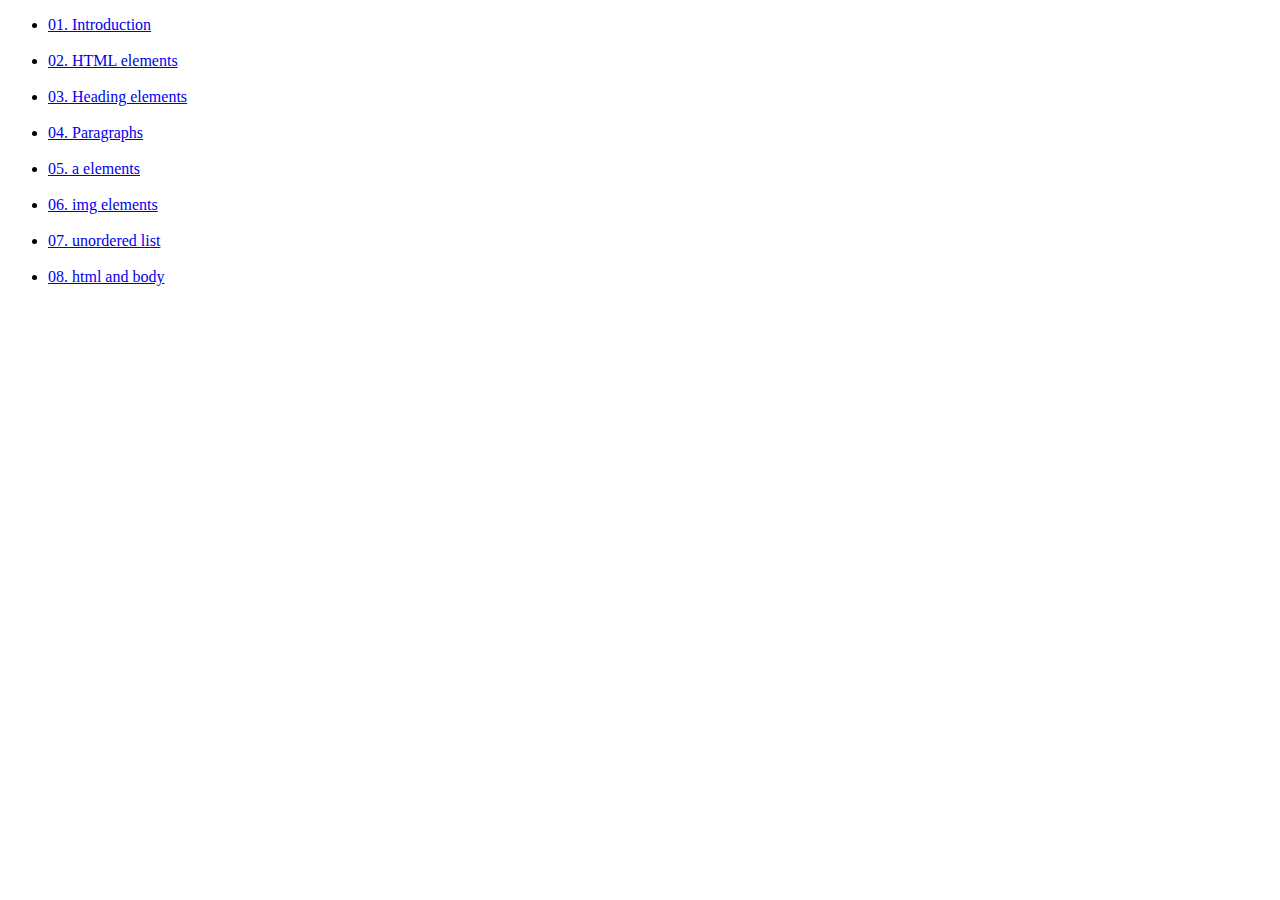
<file: HTML_and_CSS/index.html>
<!DOCTYPE html>

<html>
    <head>   
    <title>HTML and CSS</title>
    <meta charset="UTF-8">
    </head>

    <body>
    
    <ul>
    <li><a href="01.Introduction.html">01. Introduction</a></li> <br>
    <li><a href="02.HTML_elements.html">02. HTML elements</a></li><br>
    <li><a href="03.Heading_elements.html">03. Heading elements</a></li><br>
    <li><a href="04.Paragraphs.html">04. Paragraphs</a></li><br>
    <li><a href="05.a_elements.html">05. a elements</a></li><br>
    <li><a href="06.img_elements.html">06. img elements</a></li><br>
    <li><a href="07.unordered_list.html">07. unordered list</a></li><br>
    <li><a href="08.html_and_body.html">08. html and body</a></li><br>
    </ul>



    </body>



</html>
</file>
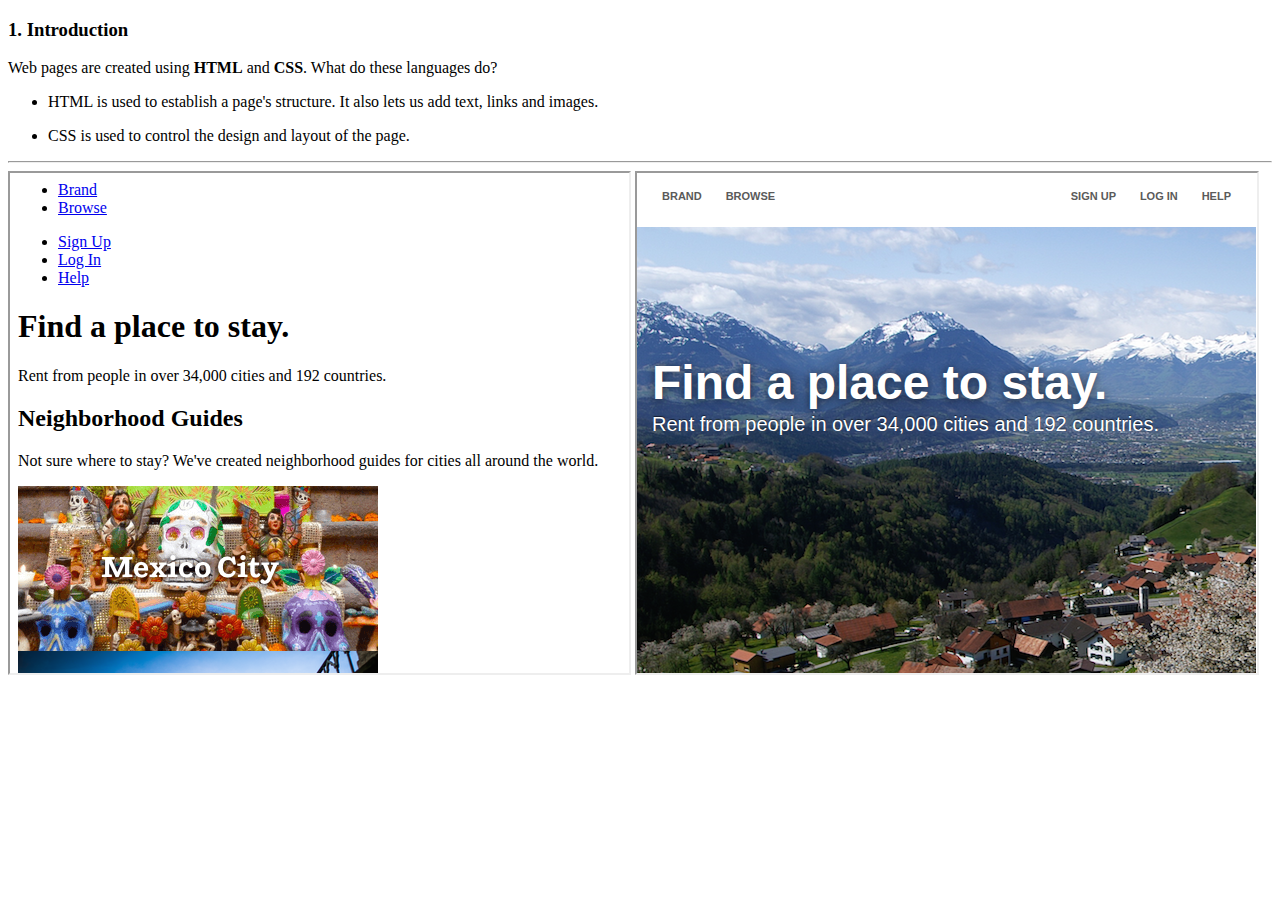
<file: HTML_and_CSS/01.introduction.html>
<!DOCTYPE html>

<html>
    <head>   
    <title>HTML and CSS: 1. Introduction</title>
    <meta charset="UTF-8">
    <!--link href="main.css"media="screen" rel="stylesheet" type="text/css" /-->

    </head>

    <body>
    
    <h3>1. Introduction</h3>

    <p>Web pages are created using <strong>HTML</strong> and <strong>CSS</strong>. What do these languages do?</p>
    
    <ul>
        <li>
            <p>HTML is used to establish a page's structure. It also lets us add text, links and images.</p>
        </li>
        <li>
            <p>CSS is used to control the design and layout of the page.</p>
        </li>
    </ul>
    <hr>
    <iframe src="airbnb.html" width="49%" height="500"></iframe>
    
    <iframe src="airbnb_with_css.html" width="49%" height="500"></iframe>




    </body>



</html>
</file>
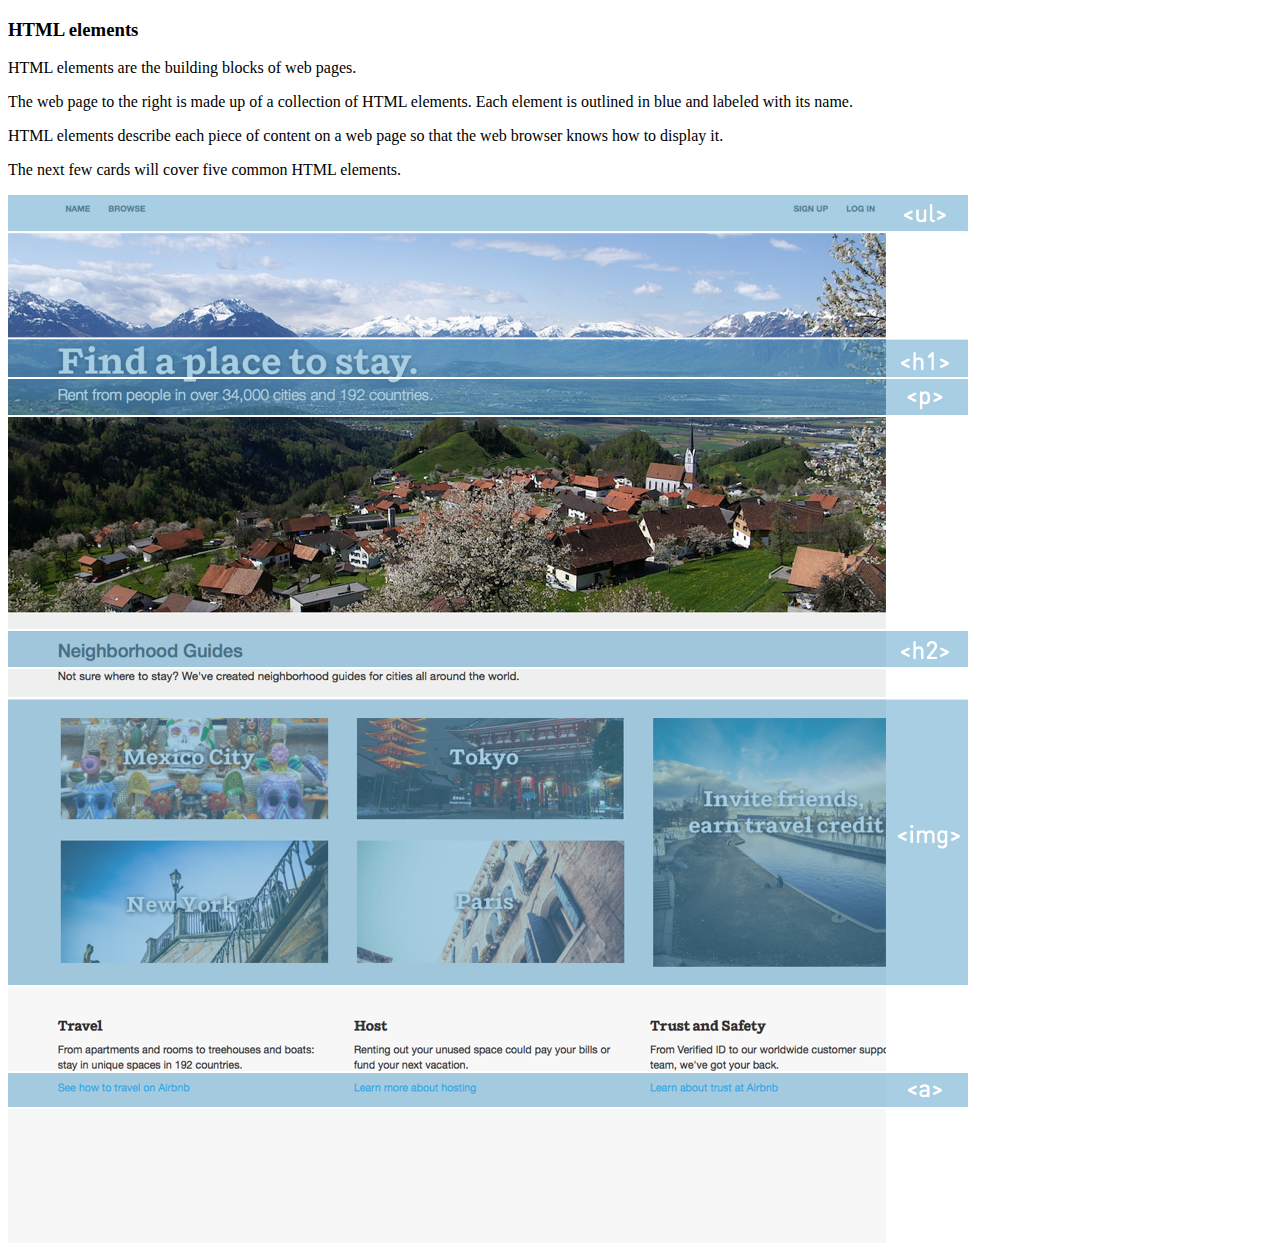
<file: HTML_and_CSS/02.HTML_elements.html>
<!DOCTYPE html>

<html>
    <head>   
    <title>HTML and CSS: 02. HTML_elements.html</title>
    <meta charset="UTF-8">
    <!--link href="main.css"media="screen" rel="stylesheet" type="text/css" /-->

    </head>

    <body>
    <h3>HTML elements</h3>

    <p>HTML elements are the building blocks of web pages.</p>

    <p>The web page to the right is made up of a collection of HTML elements. Each element is outlined in blue and labeled with its name.</p>

    <p>HTML elements describe each piece of content on a web page so that the web browser knows how to display it.</p>

    <p>The next few cards will cover five common HTML elements.</p>

    <img src="airbnb/image/html-elements.png">

    </body>



</html>
</file>
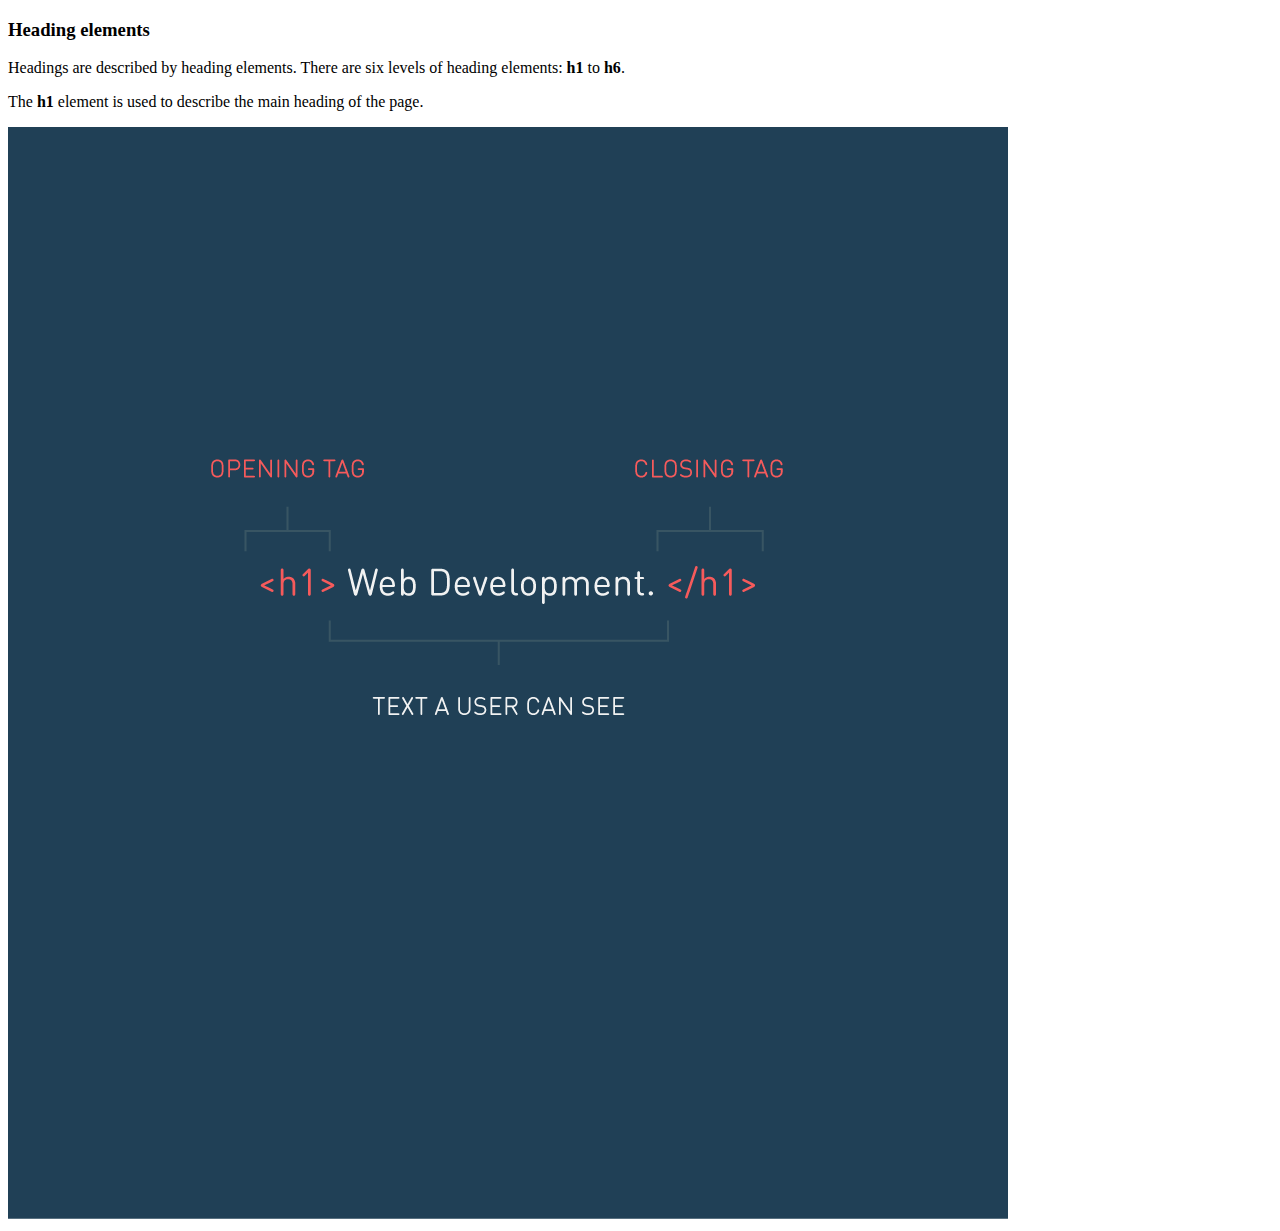
<file: HTML_and_CSS/03.Heading_elements.html>
<!DOCTYPE html>

<html>
    <head>   
    <title>HTML and CSS: 03. Heading_elements</title>
    <meta charset="UTF-8">
    </head>

    <body>
    <h3>Heading elements</h3>

    <p>Headings are described by heading elements. 
     There are six levels of heading elements: <strong>h1</strong> to <strong>h6</strong>.</p>

    <p>The <strong>h1</strong> element is used to describe the main heading of the page.</p>

    <img src="image/heading.png">


    </body>



</html>
</file>
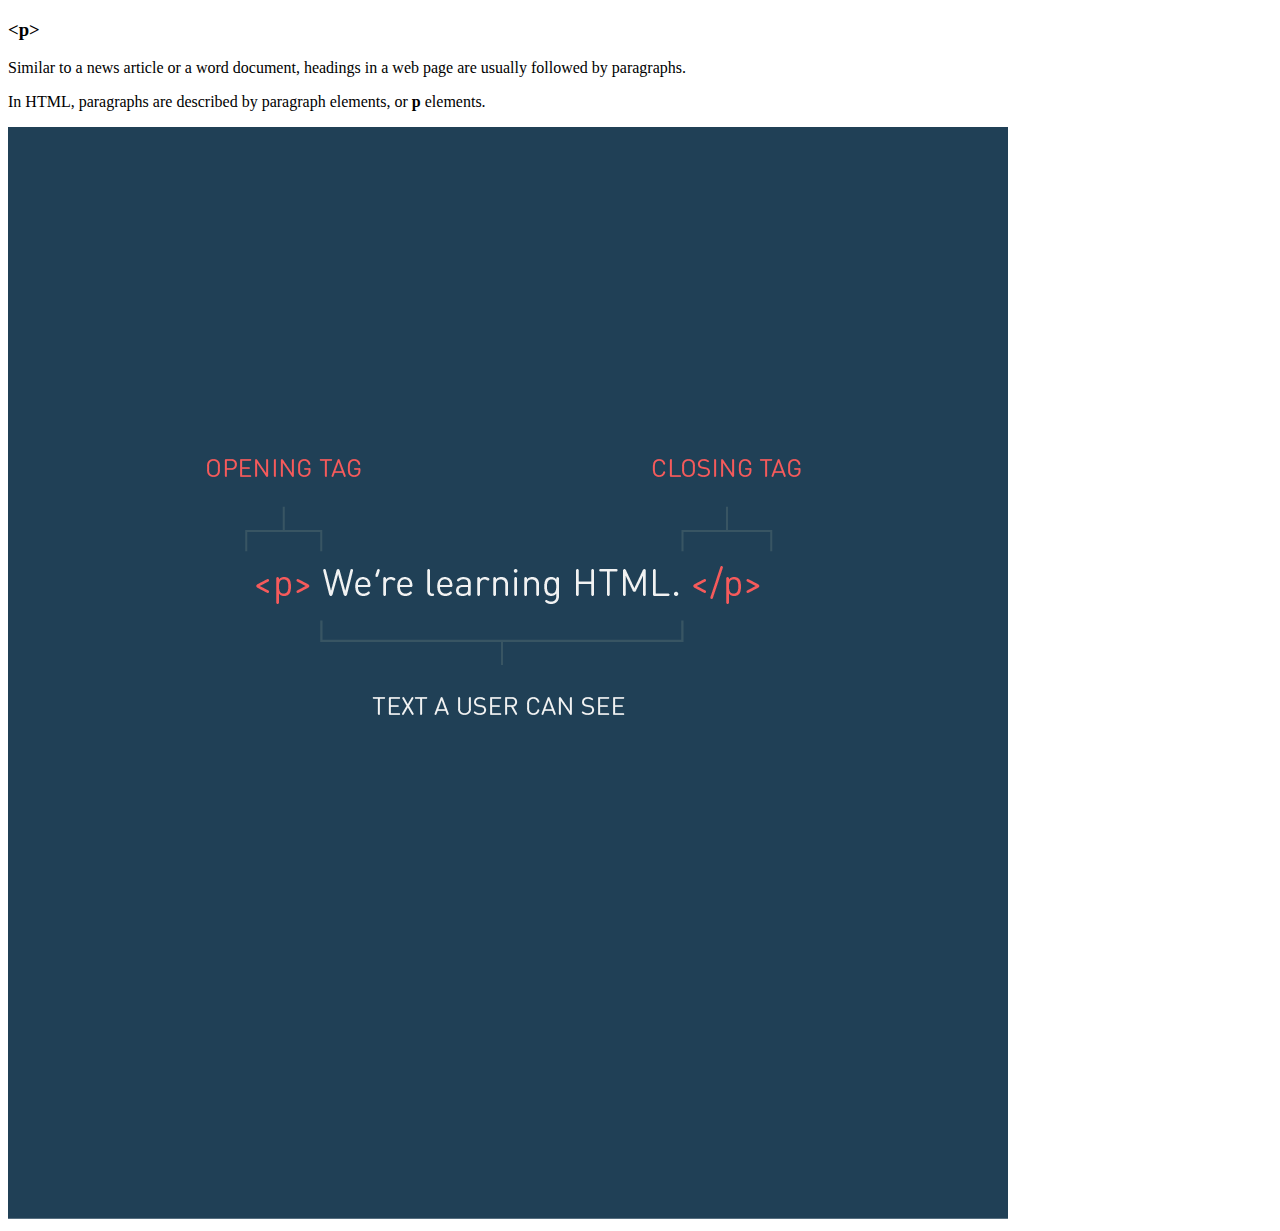
<file: HTML_and_CSS/04.Paragraphs.html>
<!DOCTYPE html>

<html>
    <head>   
    <title>HTML and CSS: 04. Paragraphs</title>
    <meta charset="UTF-8">
    </head>

    <body>

    <h3>&lt;p&gt;</h3>
    <p>Similar to a news article or a word document, headings in a web page are usually followed by paragraphs.</p>
    <p>In HTML, paragraphs are described by paragraph elements, or <strong>p</strong> elements.</p>

    <img src="image/p.png">

    </body>



</html>
</file>
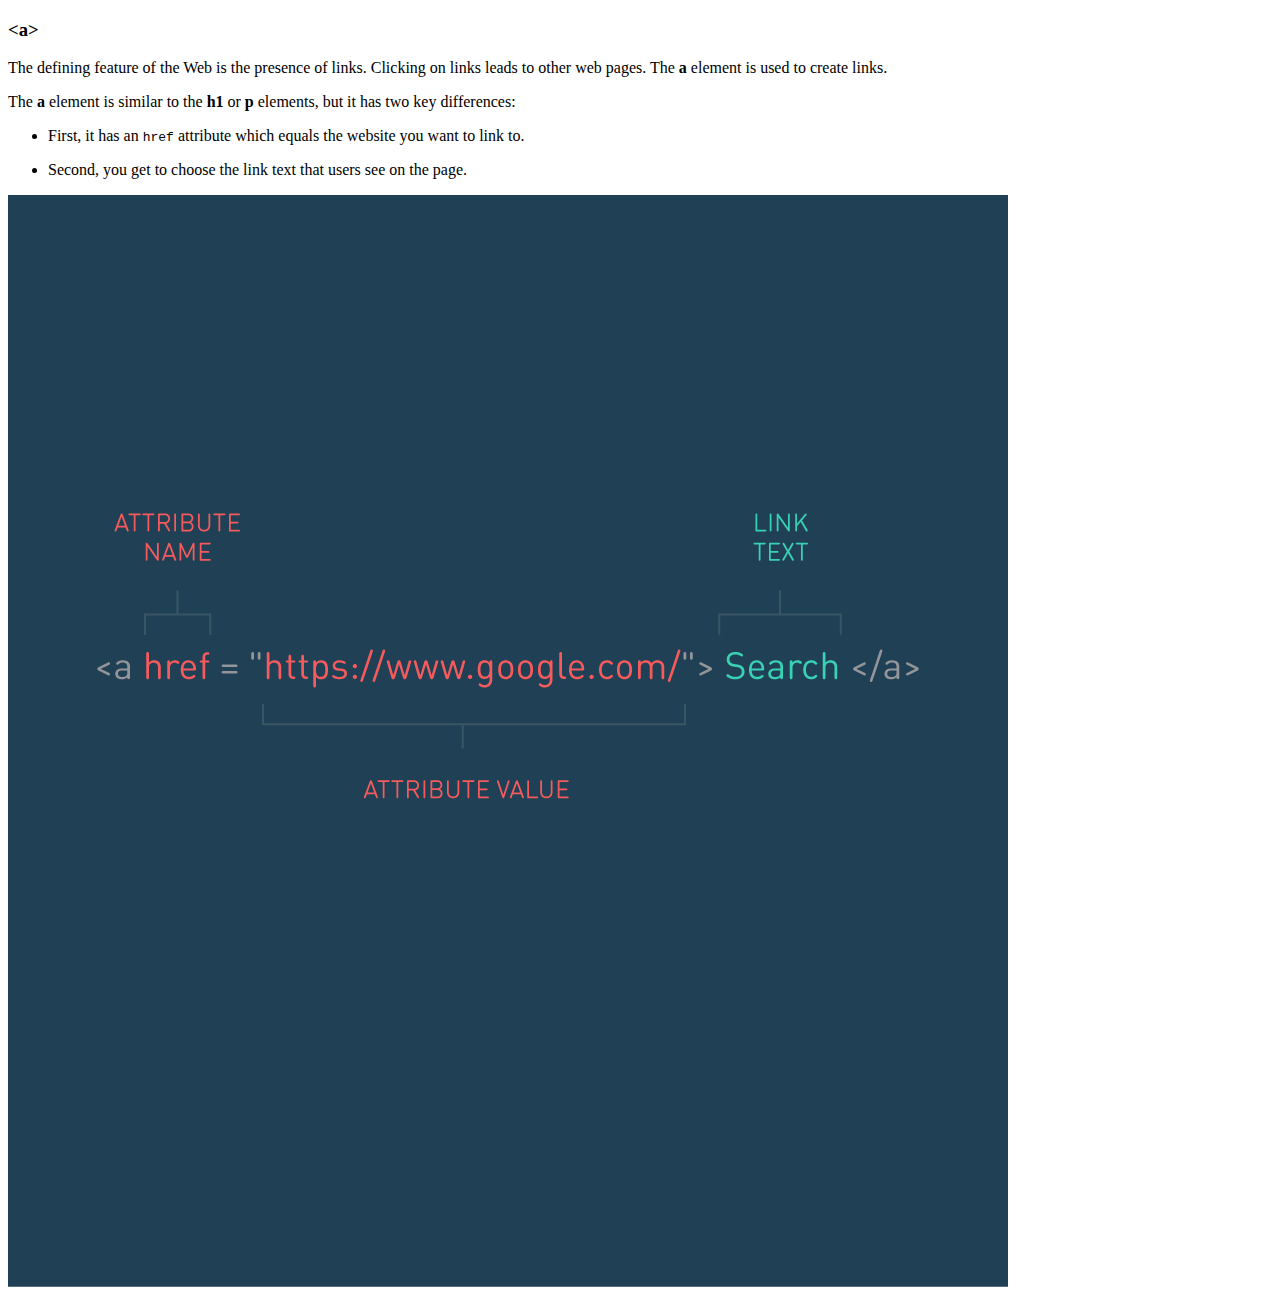
<file: HTML_and_CSS/05.a_elements.html>
<!DOCTYPE html>

<html>
    <head>   
    <title>HTML and CSS: 05. a elements</title>
    <meta charset="UTF-8">
    </head>

    <body>

    <h3>&lt;a&gt;</h3>
    <p>The defining feature of the Web is the presence of links. Clicking on links leads to other web pages. The <strong>a</strong> element is used to create links.</p>

    <p>The <strong>a</strong> element is similar to the <strong>h1</strong> or <strong>p</strong> elements, but it has two key differences:</p>

    <ul>
    <li><p>First, it has an <code>href</code> attribute which equals the website you want to link to.</p></li>
    <li><p>Second, you get to choose the link text that users see on the page.</p></li>
    </ul>

    <img src="image/a.png">

    </body>



</html>
</file>
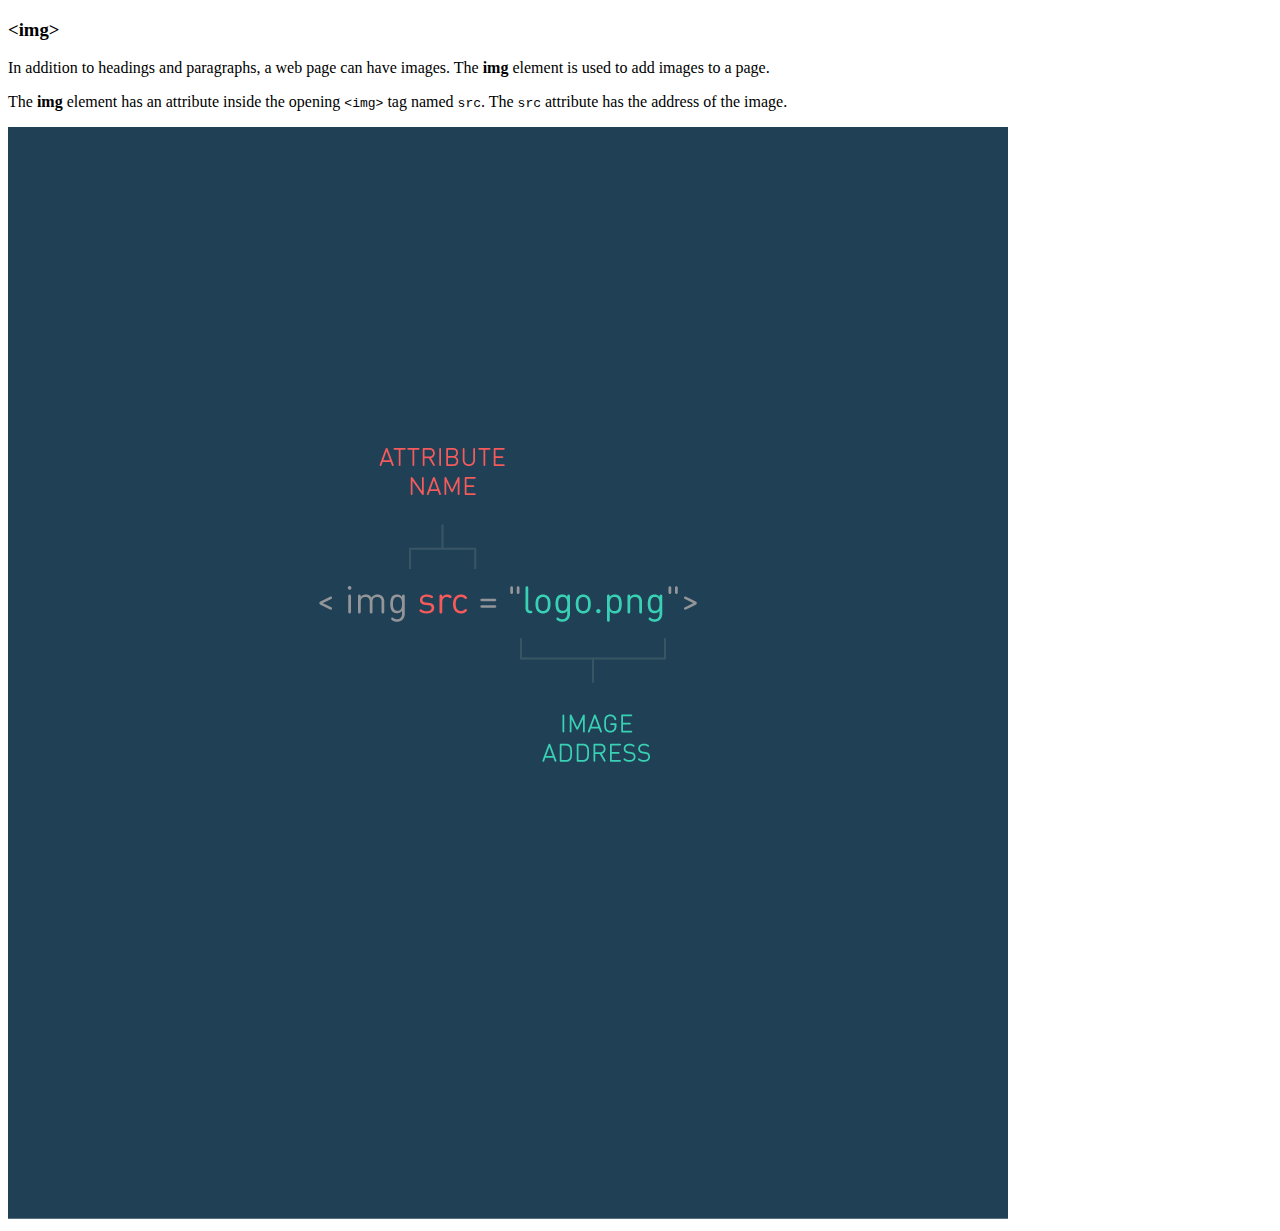
<file: HTML_and_CSS/06.img_elements.html>
<!DOCTYPE html>

<html>
    <head>   
    <title>HTML and CSS: 06. img elements</title>
    <meta charset="UTF-8">
    </head>

    <body>
    <h3>&lt;img&gt;</h3>
    <p>In addition to headings and paragraphs, a web page can have images. The <strong>img</strong> element is used to add images to a page.</p>

<p>The <strong>img</strong> element has an attribute inside the opening <code>&lt;img&gt;</code> tag named <code>src</code>. The <code>src</code> attribute has the address of the image. </p>

    <img src="image/img.png">

    </body>



</html>
</file>
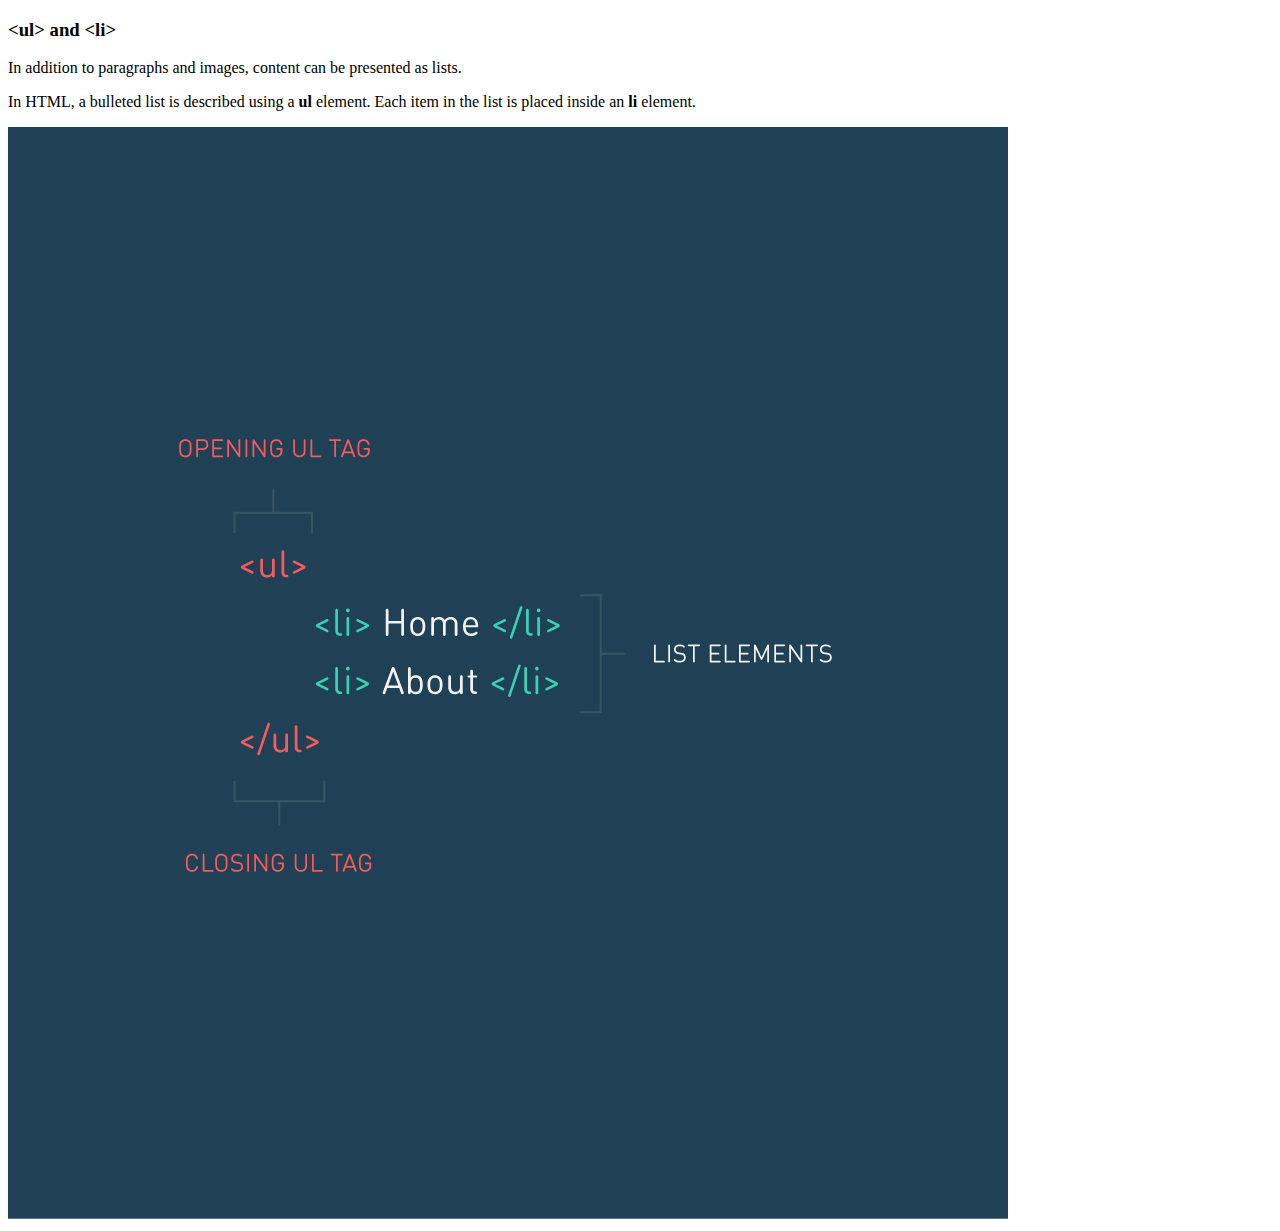
<file: HTML_and_CSS/07.unordered_list.html>
<!DOCTYPE html>

<html>
    <head>   
    <title>HTML and CSS: 07. unordered list</title>
    <meta charset="UTF-8">
    </head>

    <body>
    <h3>&lt;ul&gt; and &lt;li&gt;</h3>
    <p>In addition to paragraphs and images, content can be presented as lists.</p>
    <p>In HTML, a bulleted list is described using a <strong>ul</strong> element. Each item in the list is placed inside an <strong>li</strong> element.</p>

    <img src="image/ul-li.png">

    </body>



</html>
</file>
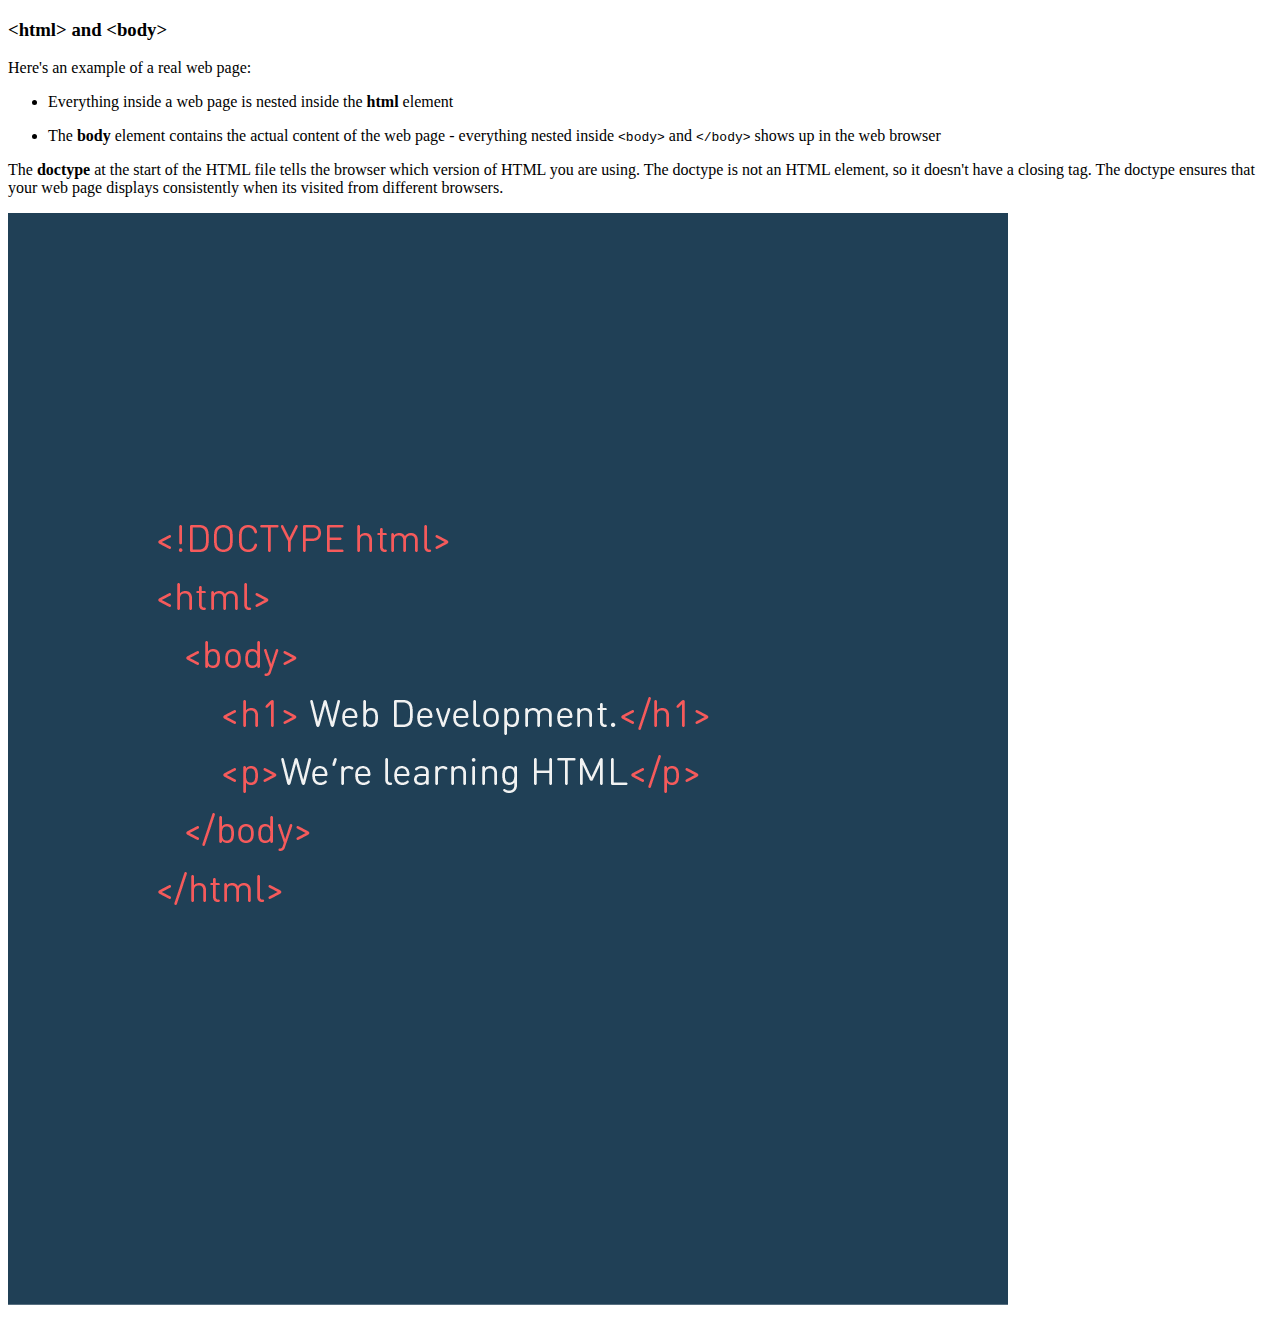
<file: HTML_and_CSS/08.html_and_body.html>
<!DOCTYPE html>

<html>
    <head>   
    <title>HTML and CSS: 08. html and body </title>
    <meta charset="UTF-8">
    </head>

    <body>
    <h3>&lt;html&gt; and &lt;body&gt;</h3>
    <p>Here's an example of a real web page:</p>
    <ul>
        <li><p>Everything inside a web page is nested inside the <strong>html</strong> element</p></li>
        <li><p>The <strong>body</strong> element contains the actual content of the web page - everything nested inside <code>&lt;body&gt;</code> and <code>&lt;/body&gt;</code> shows up in the web browser</p></li>
    </ul>

    <p>The <strong>doctype</strong> at the start of the HTML file tells the browser which version of HTML you are using. The doctype is not an HTML element, so it doesn't have a closing tag. The doctype ensures that your web page displays consistently when its visited from different browsers. </p>

    <img src="image/html-summary.png">
    </body>
</html>
</file>
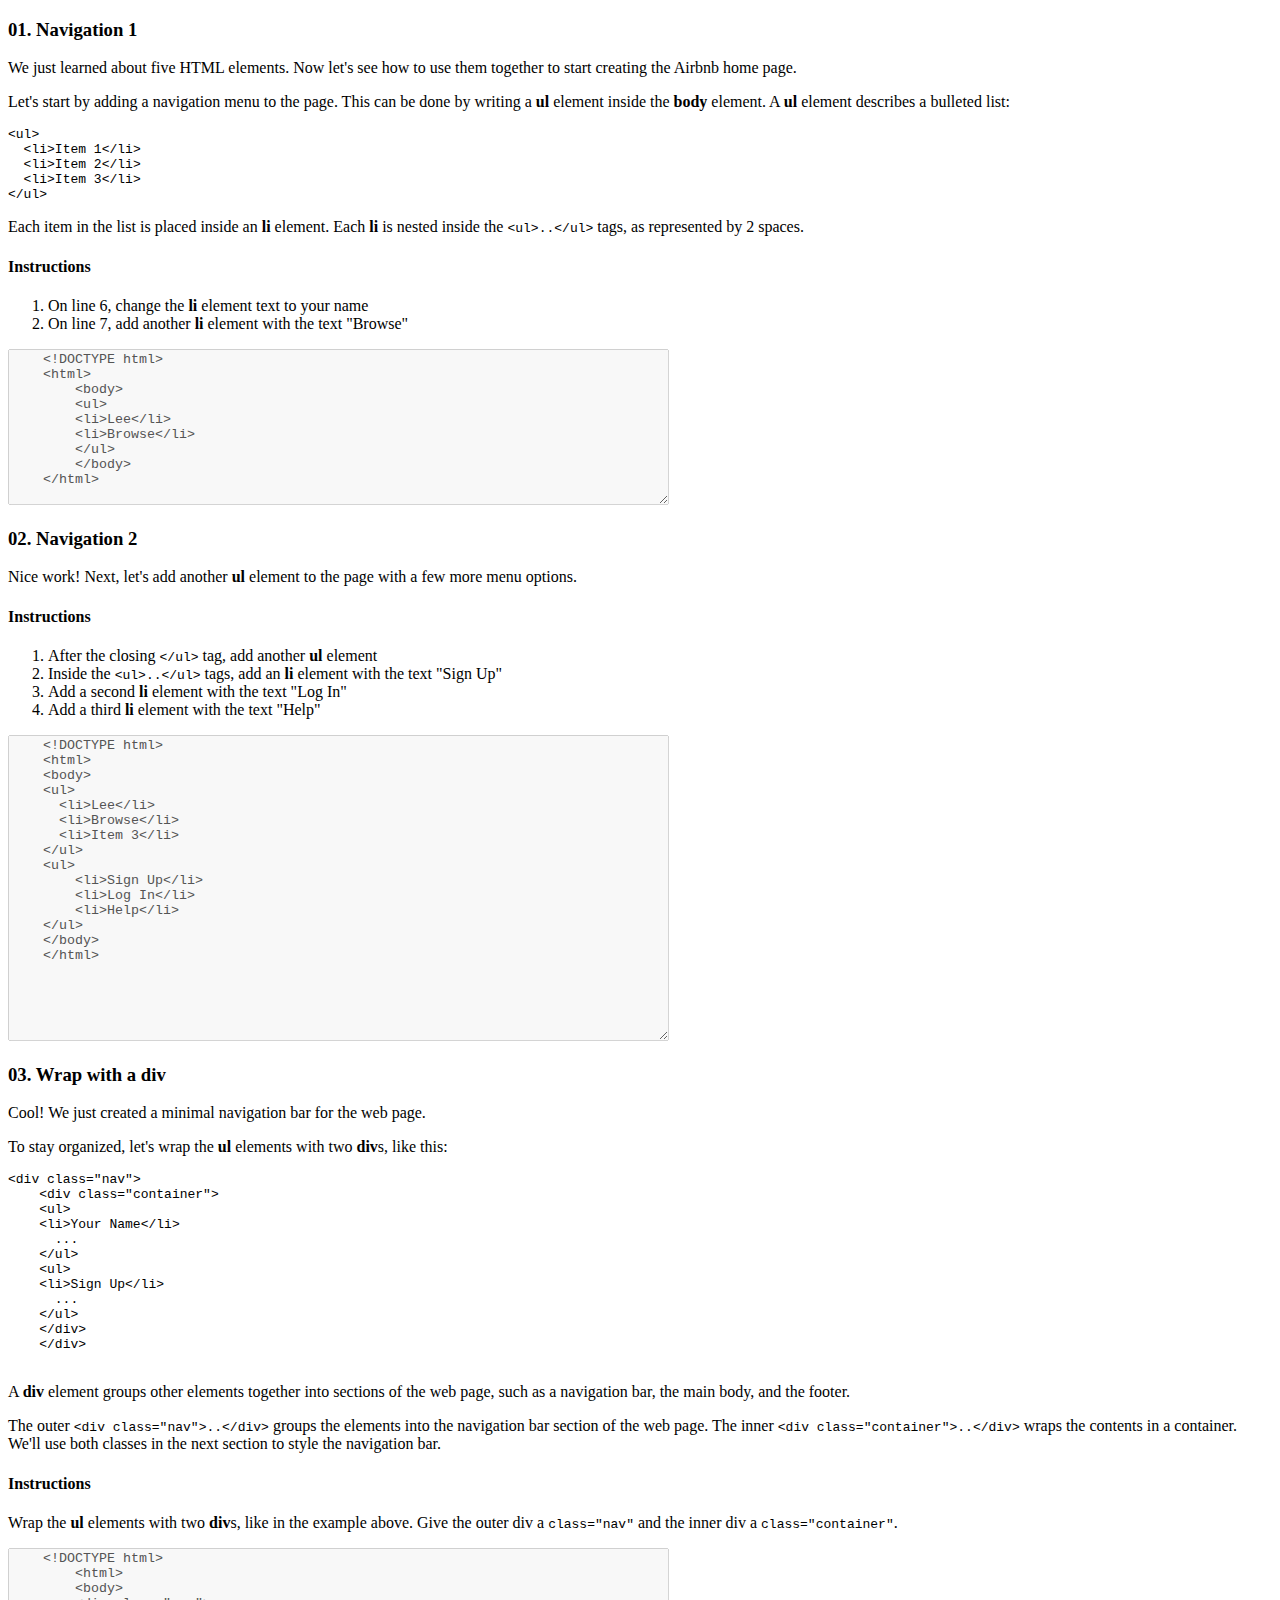
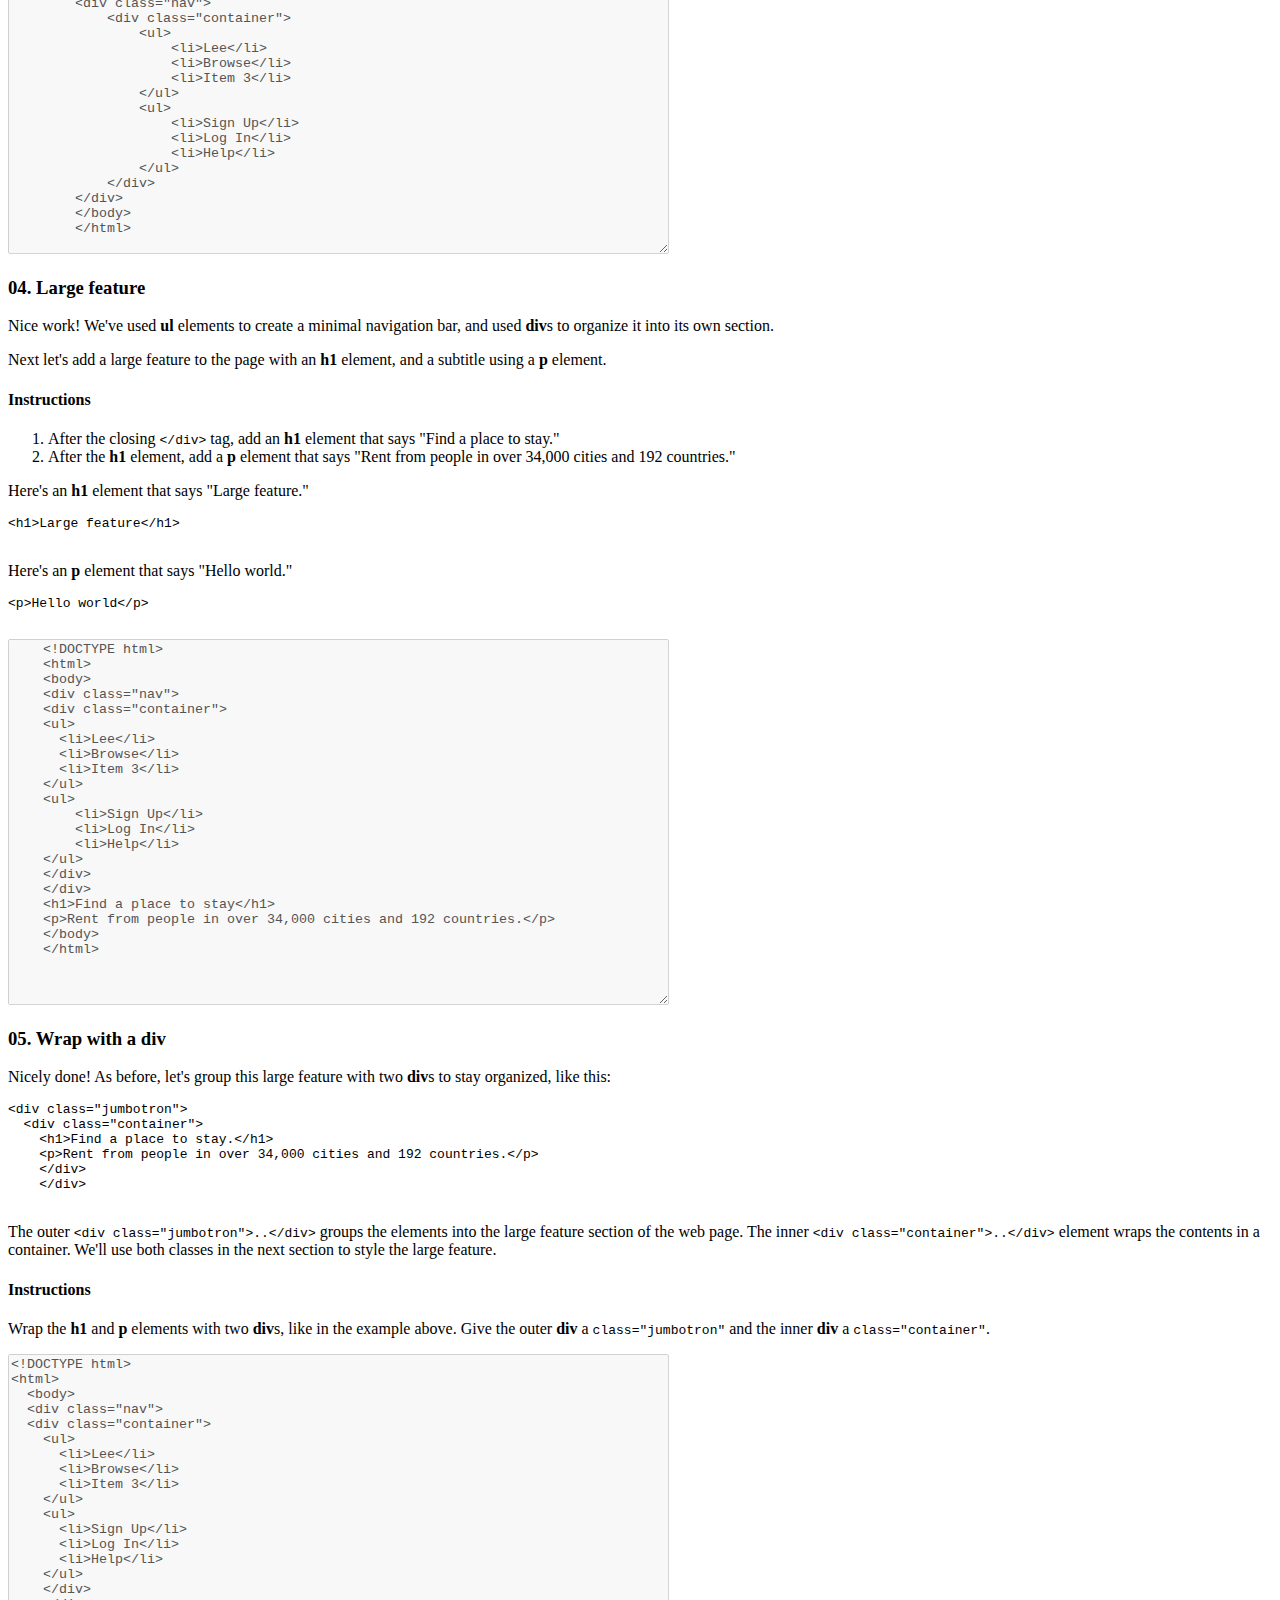
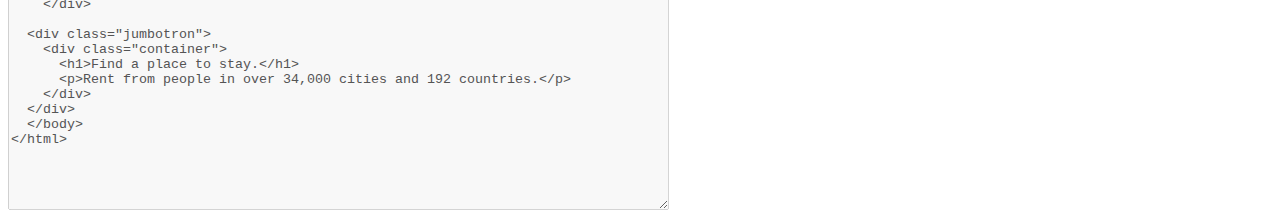
<file: HTML_and_CSS/09.html_exercise.html>
<!DOCTYPE html>

<html>
    <head>   
    <title>HTML and CSS: 08. html and body </title>
    <meta charset="UTF-8">
    </head>

    <body>

<!--01-->
    <h3>01. Navigation 1</h3>
    <p>We just learned about five HTML elements. Now let's see how to use them together to start creating the Airbnb home page.</p>
    <p>Let's start by adding a navigation menu to the page. This can be done by writing a <strong>ul</strong> element inside the <strong>body</strong> element. A <strong>ul</strong> element describes a bulleted list:</p>

<pre><code class="html xml"><span class="tag"><span class="tag">&lt;<span class="title"><span class="title">ul</span></span>&gt;</span></span>
  <span class="tag"><span class="tag">&lt;<span class="title"><span class="title">li</span></span>&gt;</span></span>Item 1<span class="tag"><span class="tag">&lt;/<span class="title"><span class="title">li</span></span>&gt;</span></span>
  <span class="tag"><span class="tag">&lt;<span class="title"><span class="title">li</span></span>&gt;</span></span>Item 2<span class="tag"><span class="tag">&lt;/<span class="title"><span class="title">li</span></span>&gt;</span></span>
  <span class="tag"><span class="tag">&lt;<span class="title"><span class="title">li</span></span>&gt;</span></span>Item 3<span class="tag"><span class="tag">&lt;/<span class="title"><span class="title">li</span></span>&gt;</span></span>
<span class="tag"><span class="tag">&lt;/<span class="title"><span class="title">ul</span></span>&gt;</span></span>
</code></pre>

        <p>Each item in the list is placed inside an <strong>li</strong> element. Each <strong>li</strong> is nested inside the <code class="xml"><span class="tag">&lt;<span class="title">ul</span>&gt;</span>..<span class="tag">&lt;/<span class="title">ul</span>&gt;</span></code> tags, as represented by 2 spaces.</p>

    <h4>Instructions</h4>
    <ol>
    <li>On line 6</a>, change the <strong>li</strong> element text to your name</li>
    <li>On line 7</a>, add another <strong>li</strong> element with the text "Browse"</li>
    </ol>


    <textarea rows="10", cols="80" disabled="disabled">
    <!DOCTYPE html>
    <html>
        <body>
        <ul>
        <li>Lee</li>
        <li>Browse</li>
        </ul>
        </body>
    </html>
    </textarea>


<!--02-->
            <h3>02. Navigation 2</h3>
            <p>Nice work! Next, let's add another <strong>ul</strong> element to the page with a few more menu options.</p>
            <h4>Instructions</h4>
            <ol>
            <li>After the closing <code class="xml"><span class="tag">&lt;/<span class="title">ul</span>&gt;</span></code> tag, add another <strong>ul</strong> element</li>
            <li>Inside the <code class="xml"><span class="tag">&lt;<span class="title">ul</span>&gt;</span>..<span class="tag">&lt;/<span class="title">ul</span>&gt;</span></code> tags, add an <strong>li</strong> element with the text "Sign Up"</li>
            <li>Add a second <strong>li</strong> element with the text "Log In"</li>
            <li>Add a third <strong>li</strong> element with the text "Help"</li>
            </ol>
    <textarea rows="20", cols="80" disabled="disabled">
    <!DOCTYPE html>
    <html>
    <body>
    <ul>
      <li>Lee</li>
      <li>Browse</li>
      <li>Item 3</li>
    </ul>
    <ul>
        <li>Sign Up</li>
        <li>Log In</li>
        <li>Help</li>
    </ul>
    </body>
    </html>
    </textarea>


<!--03-->
    <h3>03. Wrap with a div</h3>
    <p>Cool! We just created a minimal navigation bar for the web page.</p>
    <p>To stay organized, let's wrap the <strong>ul</strong> elements with two <strong>div</strong>s, like this:</p>
    <pre><code class="html xml"><span class="tag">&lt;<span class="title">div</span> <span class="attribute">class</span>=<span class="value">"nav"</span>&gt;</span>
    <span class="tag">&lt;<span class="title">div</span> <span class="attribute">class</span>=<span class="value">"container"</span>&gt;</span>
    <span class="tag">&lt;<span class="title">ul</span>&gt;</span>
    <span class="tag">&lt;<span class="title">li</span>&gt;</span>Your Name<span class="tag">&lt;/<span class="title">li</span>&gt;</span>
      ...
    <span class="tag">&lt;/<span class="title">ul</span>&gt;</span>
    <span class="tag">&lt;<span class="title">ul</span>&gt;</span>
    <span class="tag">&lt;<span class="title">li</span>&gt;</span>Sign Up<span class="tag">&lt;/<span class="title">li</span>&gt;</span>
      ...
    <span class="tag">&lt;/<span class="title">ul</span>&gt;</span>
    <span class="tag">&lt;/<span class="title">div</span>&gt;</span>
    <span class="tag">&lt;/<span class="title">div</span>&gt;</span>
    </code></pre>

    <p>A <strong>div</strong> element groups other elements together into sections of the web page, such as a navigation bar, the main body, and the footer.</p>

    <p>The outer <code class="xml"><span class="tag">&lt;<span class="title">div</span> <span class="attribute">class</span>=<span class="value">"nav"</span>&gt;</span>..<span class="tag">&lt;/<span class="title">div</span>&gt;</span></code> groups the elements into the navigation bar section of the web page. The inner <code class="xml"><span class="tag">&lt;<span class="title">div</span> <span class="attribute">class</span>=<span class="value">"container"</span>&gt;</span>..<span class="tag">&lt;/<span class="title">div</span>&gt;</span></code> wraps the contents in a container. We'll use both classes in the next section to style the navigation bar.</p>

    <h4>Instructions</h4>
    <p>Wrap the <strong>ul</strong> elements with two <strong>div</strong>s, like in the example above. Give the outer div a <code class="ruby"><span class="class"><span class="keyword">class</span>="<span class="title">nav</span>"</span></code> and the inner div a <code class="ruby"><span class="class"><span class="keyword">class</span>="<span class="title">container</span>"</span></code>.</p>

    <textarea rows="20", cols="80" disabled="disabled">
    <!DOCTYPE html>
        <html>
        <body>
        <div class="nav">
            <div class="container">
                <ul>
                    <li>Lee</li>
                    <li>Browse</li>
                    <li>Item 3</li>
                </ul>
                <ul>
                    <li>Sign Up</li>
                    <li>Log In</li>
                    <li>Help</li>
                </ul>
            </div>
        </div>
        </body>
        </html>
    </textarea>

<!--04-->
    <h3>04. Large feature</h3>
    <p>Nice work! We've used <strong>ul</strong> elements to create a minimal navigation bar, and used <strong>div</strong>s to organize it into its own section.</p>

<p>Next let's add a large feature to the page with an <strong>h1</strong> element, and a subtitle using a <strong>p</strong> element.</p>

    <h4>Instructions</h4>
    <ol>
        <li>After the closing <code class="xml"><span class="tag">&lt;/<span class="title">div</span>&gt;</span></code> tag, add an <strong>h1</strong> element that says "Find a place to stay."</li>
        <li>After the <strong>h1</strong> element, add a <strong>p</strong> element that says "Rent from people in over 34,000 cities and 192 countries."</li>
    </ol>

    <p>Here's an <strong>h1</strong> element that says "Large feature."</p>

    <pre><code class="html xml"><span class="tag">&lt;<span class="title">h1</span>&gt;</span>Large feature<span class="tag">&lt;/<span class="title">h1</span>&gt;</span>
    </code></pre>
    <p>Here's an <strong>p</strong> element that says "Hello world."</p>

    <pre><code class="html xml"><span class="tag">&lt;<span class="title">p</span>&gt;</span>Hello world<span class="tag">&lt;/<span class="title">p</span>&gt;</span>
    </code></pre>

    <textarea rows="24", cols="80" disabled="disabled">
    <!DOCTYPE html>
    <html>
    <body>
    <div class="nav">
    <div class="container">
    <ul>
      <li>Lee</li>
      <li>Browse</li>
      <li>Item 3</li>
    </ul>
    <ul>
        <li>Sign Up</li>
        <li>Log In</li>
        <li>Help</li>
    </ul>
    </div>
    </div>
    <h1>Find a place to stay</h1>
    <p>Rent from people in over 34,000 cities and 192 countries.</p>
    </body>
    </html>
    </textarea>


<!--05-->
    <h3>05. Wrap with a div</h3>
    <p>Nicely done! As before, let's group this large feature with two <strong>div</strong>s to stay organized, like this:</p>

    <pre><code class="html xml"><span class="tag">&lt;<span class="title">div</span> <span class="attribute">class</span>=<span class="value">"jumbotron"</span>&gt;</span>
  <span class="tag">&lt;<span class="title">div</span> <span class="attribute">class</span>=<span class="value">"container"</span>&gt;</span>
    <span class="tag">&lt;<span class="title">h1</span>&gt;</span>Find a place to stay.<span class="tag">&lt;/<span class="title">h1</span>&gt;</span>
    <span class="tag">&lt;<span class="title">p</span>&gt;</span>Rent from people in over 34,000 cities and 192 countries.<span class="tag">&lt;/<span class="title">p</span>&gt;</span>
    <span class="tag">&lt;/<span class="title">div</span>&gt;</span>
    <span class="tag">&lt;/<span class="title">div</span>&gt;</span> 
    </code></pre>

    <p>The outer <code class="xml"><span class="tag">&lt;<span class="title">div</span> <span class="attribute">class</span>=<span class="value">"jumbotron"</span>&gt;</span>..<span class="tag">&lt;/<span class="title">div</span>&gt;</span></code> groups the elements into the large feature section of the web page. The inner <code class="xml"><span class="tag">&lt;<span class="title">div</span> <span class="attribute">class</span>=<span class="value">"container"</span>&gt;</span>..<span class="tag">&lt;/<span class="title">div</span>&gt;</span></code> element wraps the contents in a container. We'll use both classes in the next section to style the large feature.</p>

    <h4>Instructions</h4>
    <p>Wrap the <strong>h1</strong> and <strong>p</strong> elements with two <strong>div</strong>s, like in the example above. Give the outer <strong>div</strong> a <code class="ruby"><span class="class"><span class="keyword">class</span>="<span class="title">jumbotron</span>"</span></code> and the inner <strong>div</strong> a <code class="ruby"><span class="class"><span class="keyword">class</span>="<span class="title">container</span>"</span></code>.</p>

         


    <textarea rows="30", cols="80" disabled="disabled">
<!DOCTYPE html>
<html>
  <body>
  <div class="nav">
  <div class="container">
    <ul>
      <li>Lee</li>
      <li>Browse</li>
      <li>Item 3</li>
    </ul>
    <ul>
      <li>Sign Up</li>
      <li>Log In</li>
      <li>Help</li>
    </ul>
    </div>
    </div>
    
  <div class="jumbotron">
    <div class="container">
      <h1>Find a place to stay.</h1>
      <p>Rent from people in over 34,000 cities and 192 countries.</p>
    </div>
  </div> 
  </body>
</html>

    </textarea>













    </body>
</html>
</file>
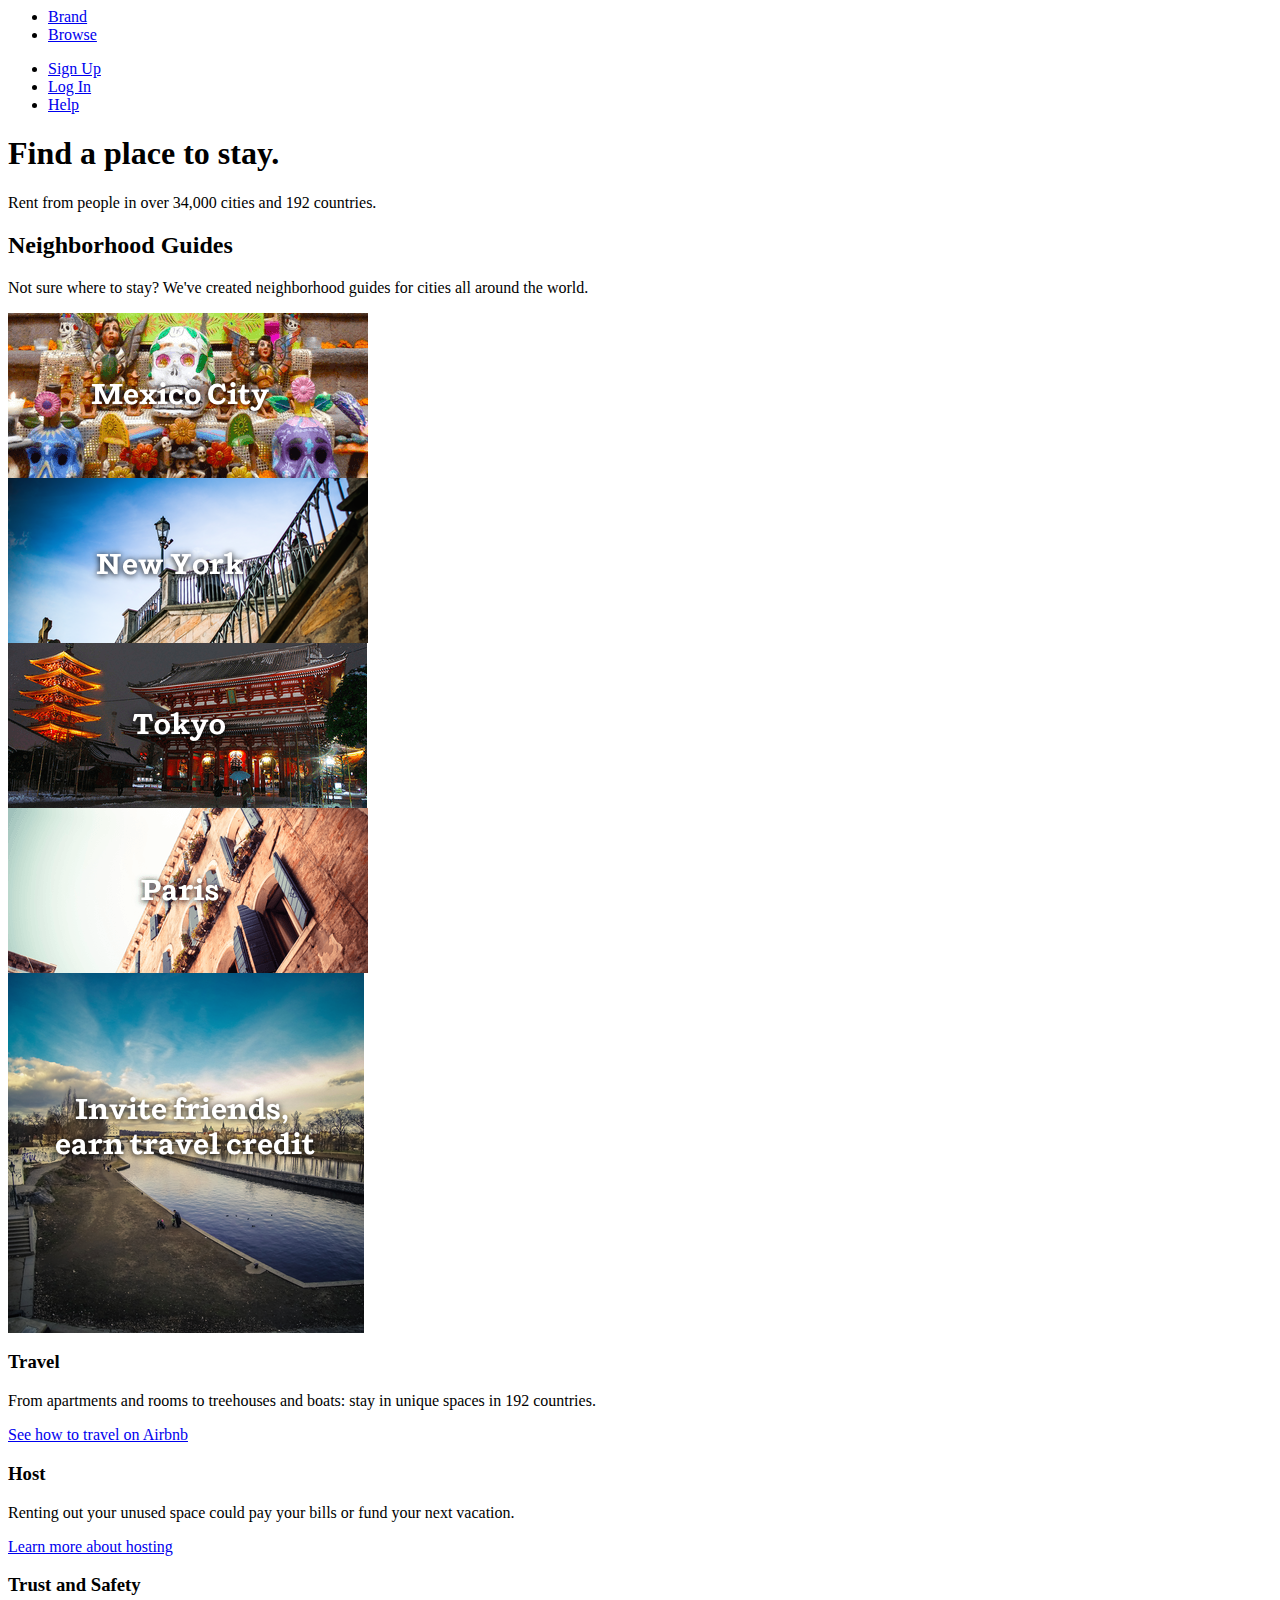
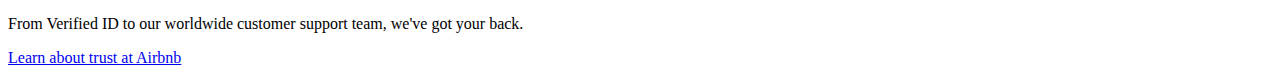
<file: HTML_and_CSS/airbnb.html>
<html>

<head>
</head>

<body>
    <div class="nav">
        <div class="container">
            <ul class="pull-left">
                <li><a href="#">Brand</a></li>
                <li><a href="#">Browse</a></li>
            </ul>
            <ul class="pull-right">
                <li><a href="#">Sign Up</a></li>
                <li><a href="#">Log In</a></li>
                <li><a href="#">Help</a></li>
            </ul>
        </div>
    </div>
    <div class="jumbotron">
        <div class="container">
            <h1>Find a place to stay.</h1>
            <p>Rent from people in over 34,000 cities and 192 countries.</p>
        </div>
    </div>
    <div class="neighborhood-guides">
        <div class="container">
            <h2>Neighborhood Guides</h2>
            <p>Not sure where to stay? We've created neighborhood guides for cities all around the world.</p>
            <div class="row">
                <div class="col-xs-4">
                    <div class="thumbnail"> <img src="airbnb/image/mexico-city.png"> </div>
                    <div class="thumbnail"> <img src="airbnb/image/ny.png"> </div>
                </div>
                <div class="col-xs-4">
                    <div class="thumbnail"> <img src="airbnb/image/tokyo.png"> </div>
                    <div class="thumbnail"> <img src="airbnb/image/paris.png"> </div>
                </div>
                <div class="col-xs-4">
                    <div class="thumbnail"> <img src="airbnb/image/invite.png"> </div>
                </div>
            </div>
        </div>
    </div>
    <div class="learn-more">
        <div class="container">
            <div class="row">
                <div class="col-xs-4">
                    <h3>Travel</h3>
                    <p>From apartments and rooms to treehouses and boats: stay in unique spaces in 192 countries.</p>
                    <p><a href="#">See how to travel on Airbnb</a></p>
                </div>
                <div class="col-xs-4">
                    <h3>Host</h3>
                    <p>Renting out your unused space could pay your bills or fund your next vacation.</p>
                    <p><a href="#">Learn more about hosting</a></p>
                </div>
                <div class="col-xs-4">
                    <h3>Trust and Safety</h3>
                    <p>From Verified ID to our worldwide customer support team, we've got your back.</p>
                    <p><a href="#">Learn about trust at Airbnb</a></p>
                </div>
            </div>
        </div>
    </div>

</body>

</html>
</file>
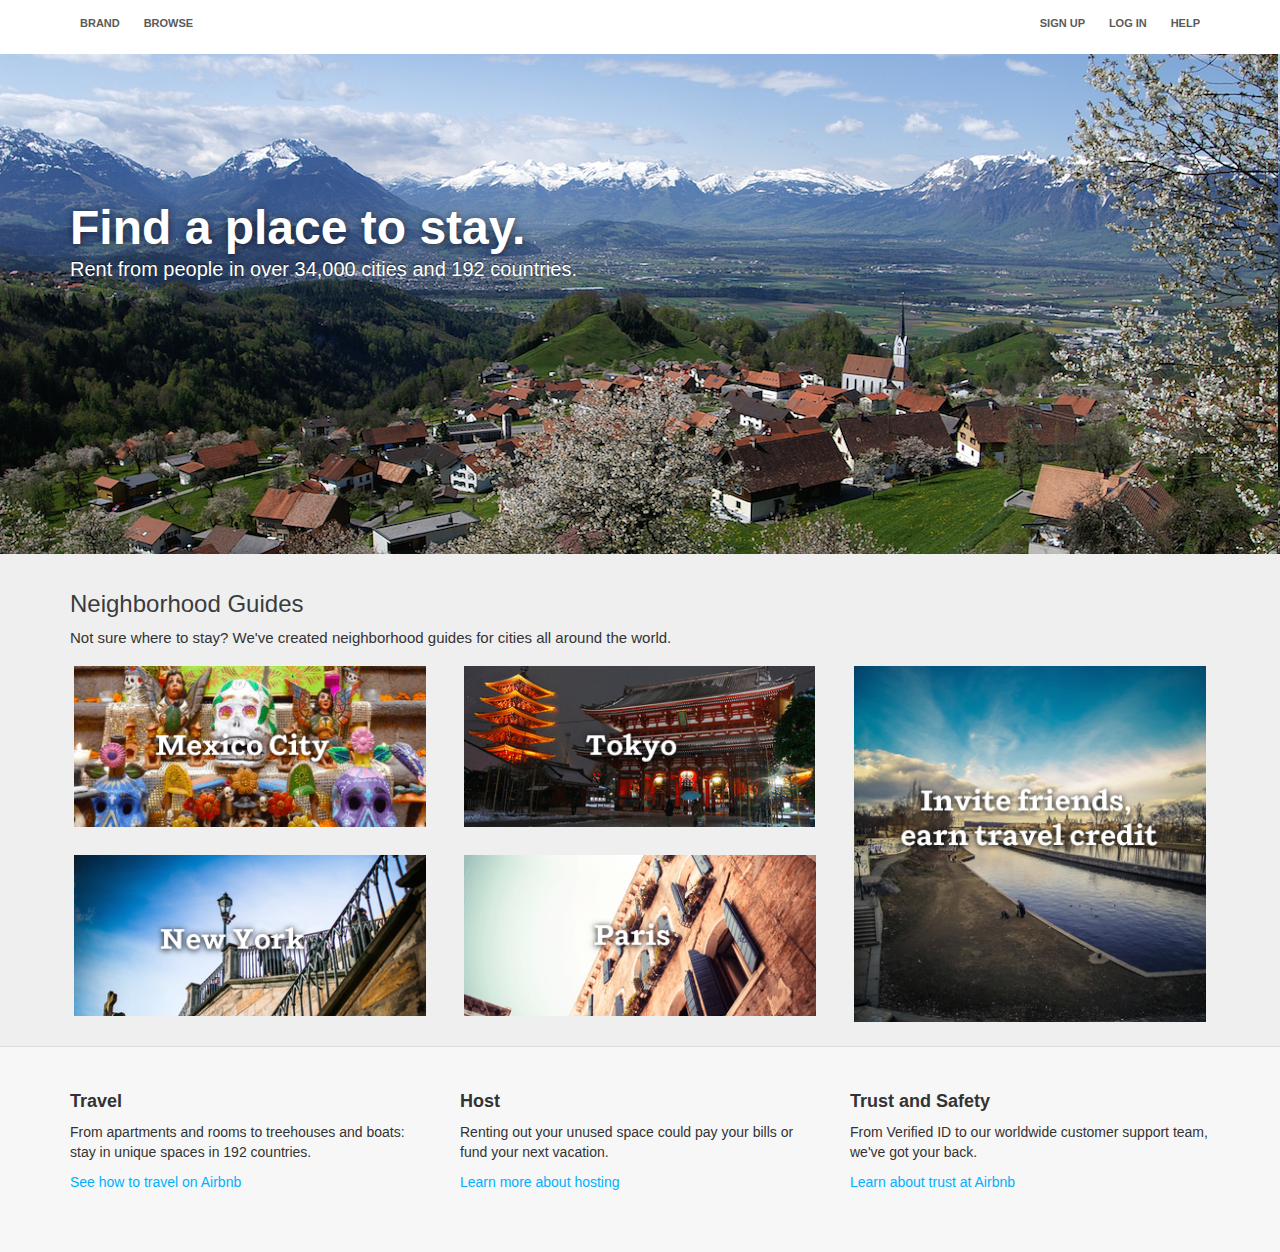
<file: HTML_and_CSS/airbnb_with_css.html>
<html>

<head>
<link href="airbnb/css/shift.css" rel="stylesheet">
<link href="airbnb/css/bootstrap.css" rel="stylesheet">
<style> .nav a {
    color: #5a5a5a;
    font-size: 11px;
    font-weight: bold;
    padding: 14px 10px;
    text-transform: uppercase;
}

.jumbotron {
    background-image: url("airbnb/image/lodging.png");
    height: 500px;
}

.jumbotron h1 {
    color: #fff;
    font-size: 48px;
    font-family: "Shift", sans-serif;
    font-weight: bold;
}

.jumbotron p {
    font-size: 20px;
    color: #fff;
}

.learn-more {
    background-color: #f7f7f7;
}

.learn-more h3 {
    font-family: "Shift", sans-serif;
    font-weight: bold;
    font-size: 18px;
}

.learn-more a {
    color: #00b0ff;
}

.nav li {
    display: inline;
}

.jumbotron .container {
    position: relative;
    top: 100px;
}

.neighborhood-guides {
    background-color: #efefef;
    border-bottom: 1px solid #dbdbdb;
}

.neighborhood-guides h2 {
    color: #393c3d;
    font-size: 24px;
}

.neighborhood-guides p {
    font-size: 15px;
    margin-bottom: 13px;
}

</style>
</head>

<body>
    <div class="nav">
        <div class="container">
            <ul class="pull-left">
                <li><a href="#">Brand</a></li>
                <li><a href="#">Browse</a></li>
            </ul>
            <ul class="pull-right">
                <li><a href="#">Sign Up</a></li>
                <li><a href="#">Log In</a></li>
                <li><a href="#">Help</a></li>
            </ul>
        </div>
    </div>
    <div class="jumbotron">
        <div class="container">
            <h1>Find a place to stay.</h1>
            <p>Rent from people in over 34,000 cities and 192 countries.</p>
        </div>
    </div>
    <div class="neighborhood-guides">
        <div class="container">
            <h2>Neighborhood Guides</h2>
            <p>Not sure where to stay? We've created neighborhood guides for cities all around the world.</p>
            <div class="row">
                <div class="col-xs-4">
                    <div class="thumbnail"> <img src="airbnb/image/mexico-city.png"> </div>
                    <div class="thumbnail"> <img src="airbnb/image/ny.png"> </div>
                </div>
                <div class="col-xs-4">
                    <div class="thumbnail"> <img src="airbnb/image/tokyo.png"> </div>
                    <div class="thumbnail"> <img src="airbnb/image/paris.png"> </div>
                </div>
                <div class="col-xs-4">
                    <div class="thumbnail"> <img src="airbnb/image/invite.png"> </div>
                </div>
            </div>
        </div>
    </div>
    <div class="learn-more">
        <div class="container">
            <div class="row">
                <div class="col-xs-4">
                    <h3>Travel</h3>
                    <p>From apartments and rooms to treehouses and boats: stay in unique spaces in 192 countries.</p>
                    <p><a href="#">See how to travel on Airbnb</a></p>
                </div>
                <div class="col-xs-4">
                    <h3>Host</h3>
                    <p>Renting out your unused space could pay your bills or fund your next vacation.</p>
                    <p><a href="#">Learn more about hosting</a></p>
                </div>
                <div class="col-xs-4">
                    <h3>Trust and Safety</h3>
                    <p>From Verified ID to our worldwide customer support team, we've got your back.</p>
                    <p><a href="#">Learn about trust at Airbnb</a></p>
                </div>
            </div>
        </div>
    </div>

</body>

</html>
</file>
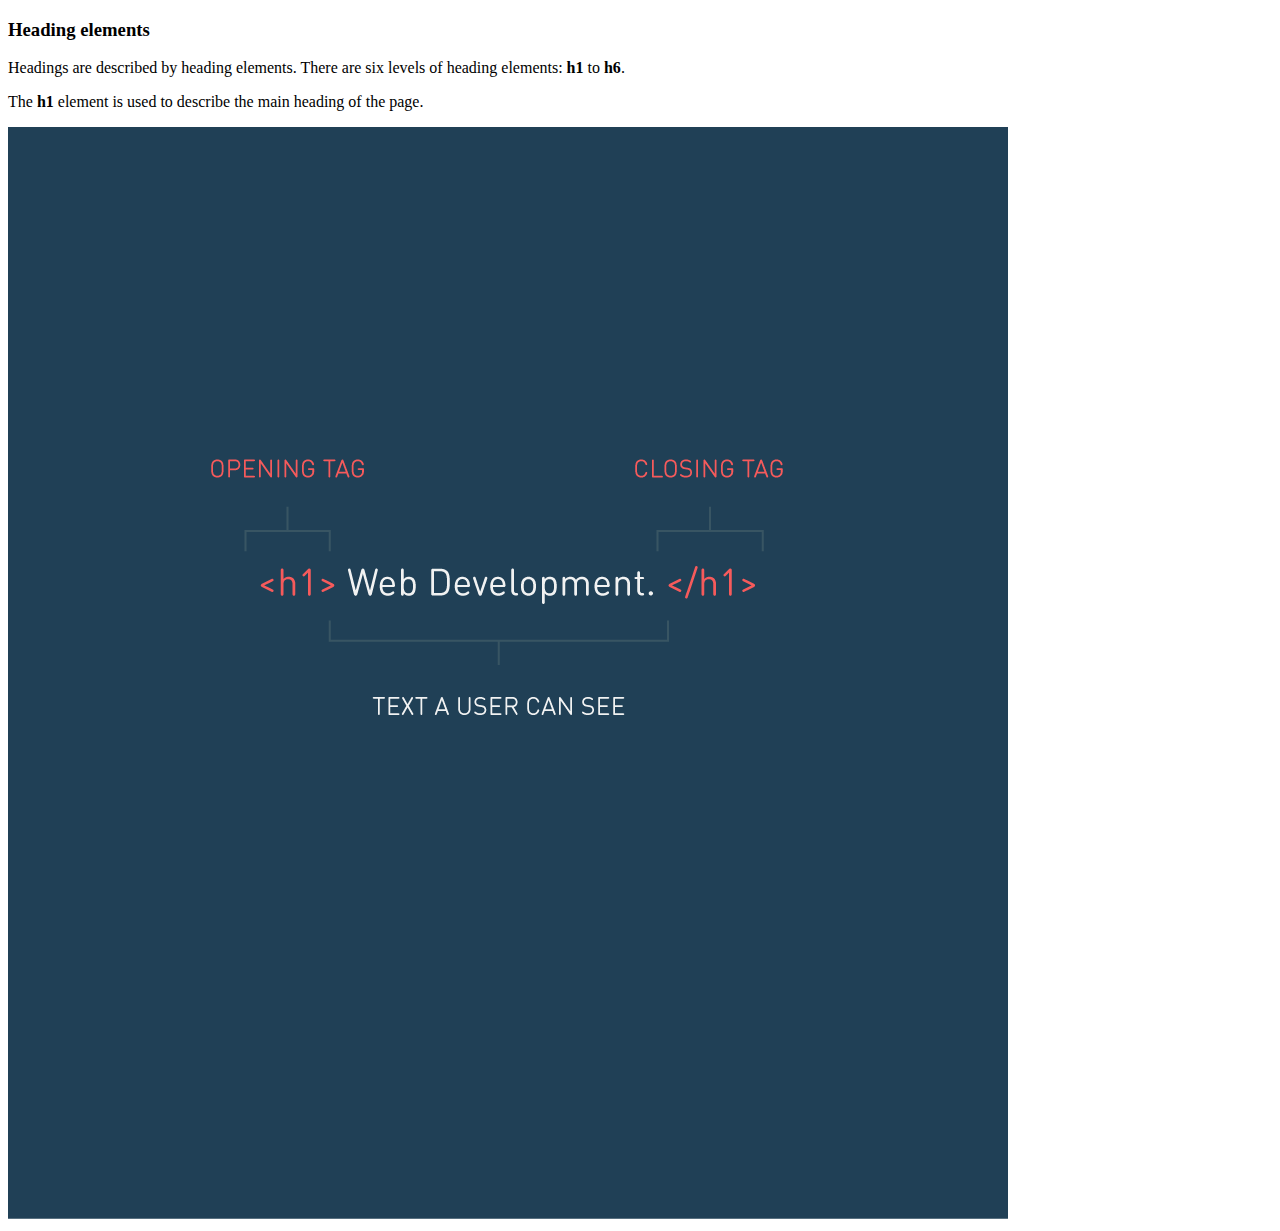
<file: HTML_and_CSS/Heading_elements.html>
<!DOCTYPE html>

<html>
    <head>   
    <title>HTML and CSS: 2. Heading_elements</title>
    <meta charset="UTF-8">
    </head>

    <body>
    <h3>Heading elements</h3>

    <p>Headings are described by heading elements. 
     There are six levels of heading elements: <strong>h1</strong> to <strong>h6</strong>.</p>

    <p>The <strong>h1</strong> element is used to describe the main heading of the page.</p>

    <img src="image/heading.png">


    </body>



</html>
</file>
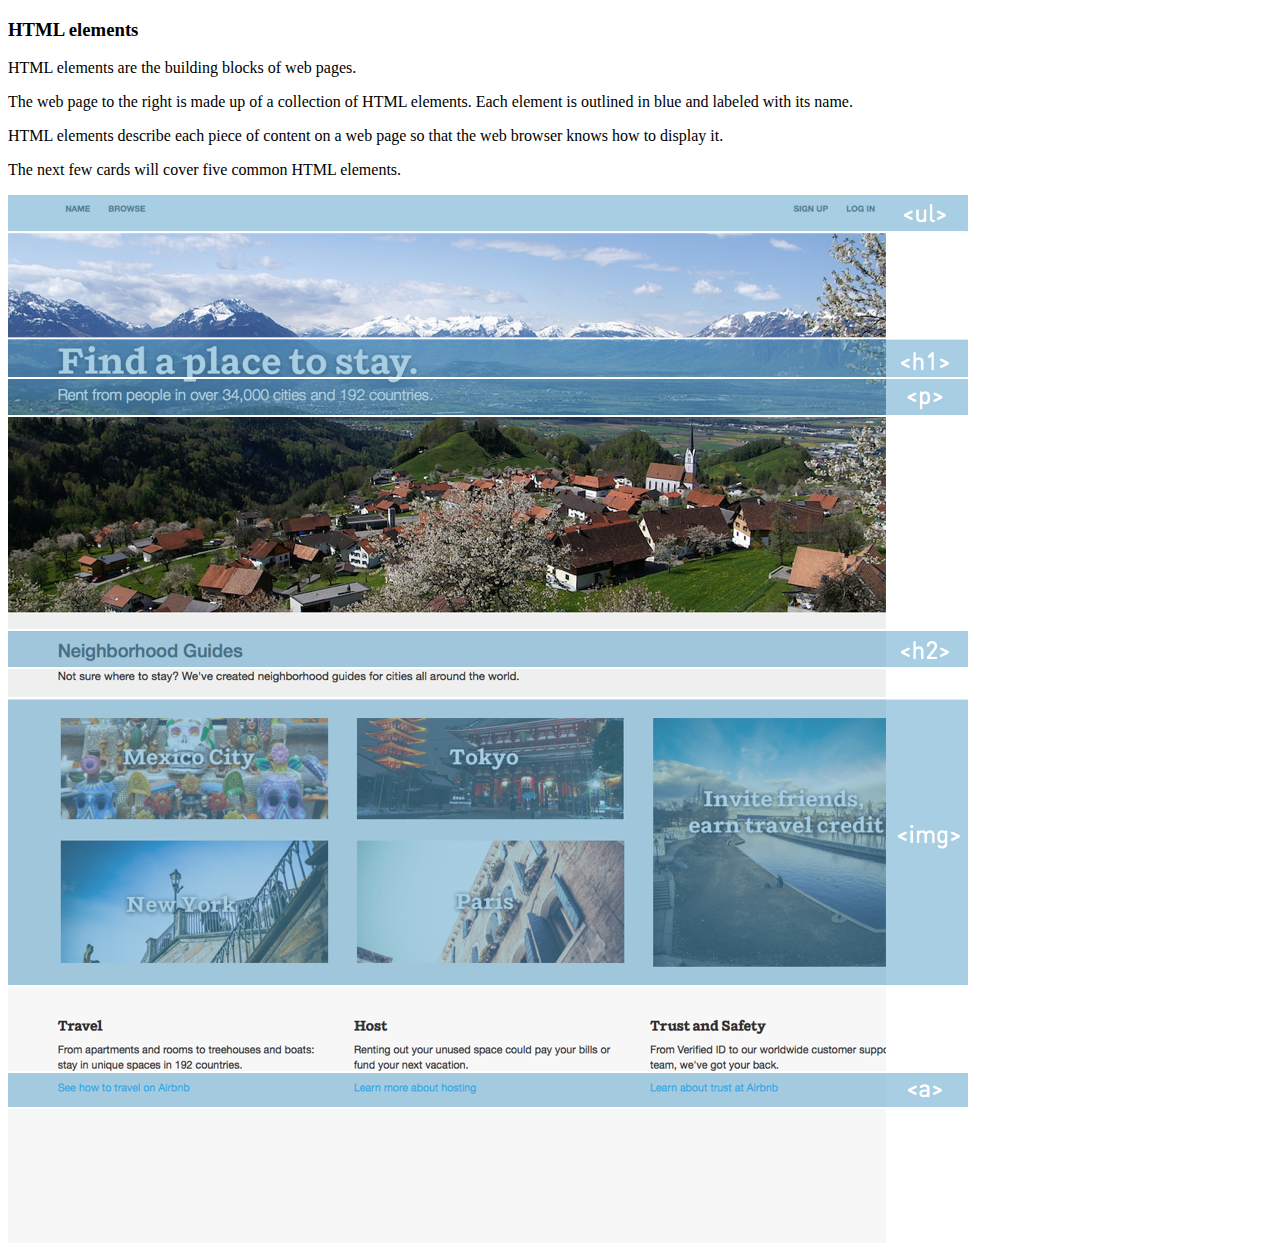
<file: HTML_and_CSS/HTML_elements.html>
<!DOCTYPE html>

<html>
    <head>   
    <title>HTML and CSS: 1. Introduction</title>
    <meta charset="UTF-8">
    <!--link href="main.css"media="screen" rel="stylesheet" type="text/css" /-->

    </head>

    <body>
    <h3>HTML elements</h3>

    <p>HTML elements are the building blocks of web pages.</p>

    <p>The web page to the right is made up of a collection of HTML elements. Each element is outlined in blue and labeled with its name.</p>

    <p>HTML elements describe each piece of content on a web page so that the web browser knows how to display it.</p>

    <p>The next few cards will cover five common HTML elements.</p>

    <img src="airbnb/image/html-elements.png">

    </body>



</html>
</file>
<file: HTML_and_CSS/airbnb/css/shift.css>
@font-face {
  font-family: 'Shift';
  font-style: normal;
  font-weight: normal;
  src: url("http://s3.amazonaws.com/codecademy-content/courses/ltp/fonts/shift.woff") format("woff");
}
@font-face {
  font-family: 'Shift';
  font-style: normal;
  font-weight: bold;
  src: url("http://s3.amazonaws.com/codecademy-content/courses/ltp/fonts/shift-bold.woff") format("woff");
}
</file>
